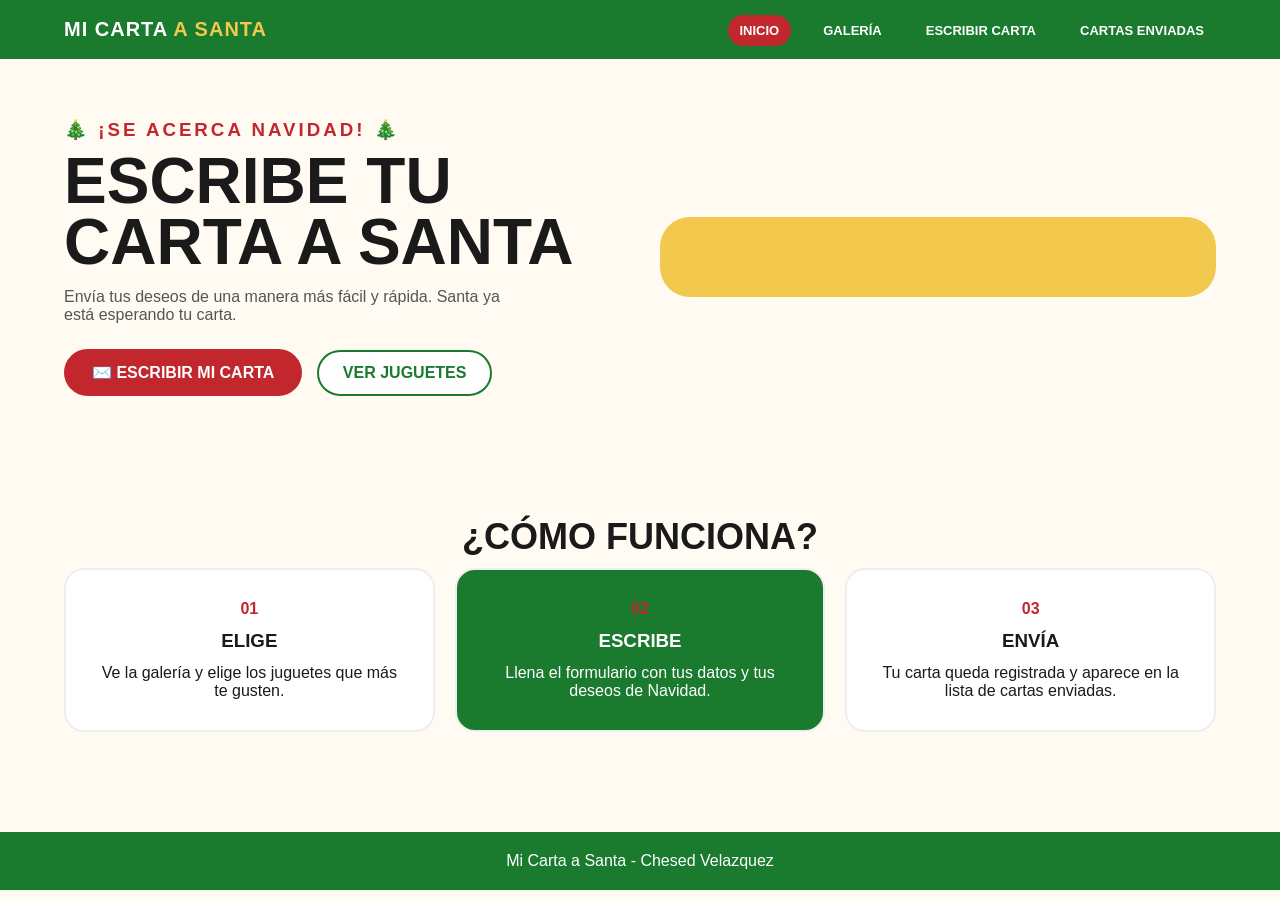
<file: index.html>
<!DOCTYPE html>
<html lang="es">
<head>
    <meta charset="UTF-8">
    <meta name="viewport" content="width=device-width, initial-scale=1.0">
    <title>Mi Carta a Santa </title>
    <link rel="stylesheet" href="style.css">
</head>
<body>
<header>
    <nav class="navbar">
        <div class="logo"> MI CARTA <span>A SANTA</span></div>
        <ul class="nav-links">
            <li><a href="index.html" class="active">INICIO</a></li>
            <li><a href="galeria.html">GALERÍA</a></li>
            <li><a href="carta.html">ESCRIBIR CARTA</a></li>
            <li><a href="lista.php">CARTAS ENVIADAS</a></li>
        </ul>
    </nav>
</header>

<section class="hero">
    <div class="hero-text">
        <h3>🎄 ¡SE ACERCA NAVIDAD! 🎄</h3>
        <h1>ESCRIBE TU<br>CARTA A SANTA</h1>
        <p>Envía tus deseos de una manera más fácil y rápida. Santa ya está esperando tu carta.</p>
        <a href="carta.html" class="btn-main">✉️ ESCRIBIR MI CARTA</a>
        <a href="galeria.html" class="btn-sec">VER JUGUETES</a>
    </div>
    <div class="hero-img"></div>
</section>

<section class="section">
    <h2 class="title-center">¿CÓMO FUNCIONA?</h2>
    <div class="cards">
        <div class="card"><span>01</span><h3>ELIGE</h3><p>Ve la galería y elige los juguetes que más te gusten.</p></div>
        <div class="card active"><span>02</span><h3>ESCRIBE</h3><p>Llena el formulario con tus datos y tus deseos de Navidad.</p></div>
        <div class="card"><span>03</span><h3>ENVÍA</h3><p>Tu carta queda registrada y aparece en la lista de cartas enviadas.</p></div>
    </div>
</section>

<footer><p> Mi Carta a Santa - Chesed Velazquez</p></footer>
</body>
</html>
</file>
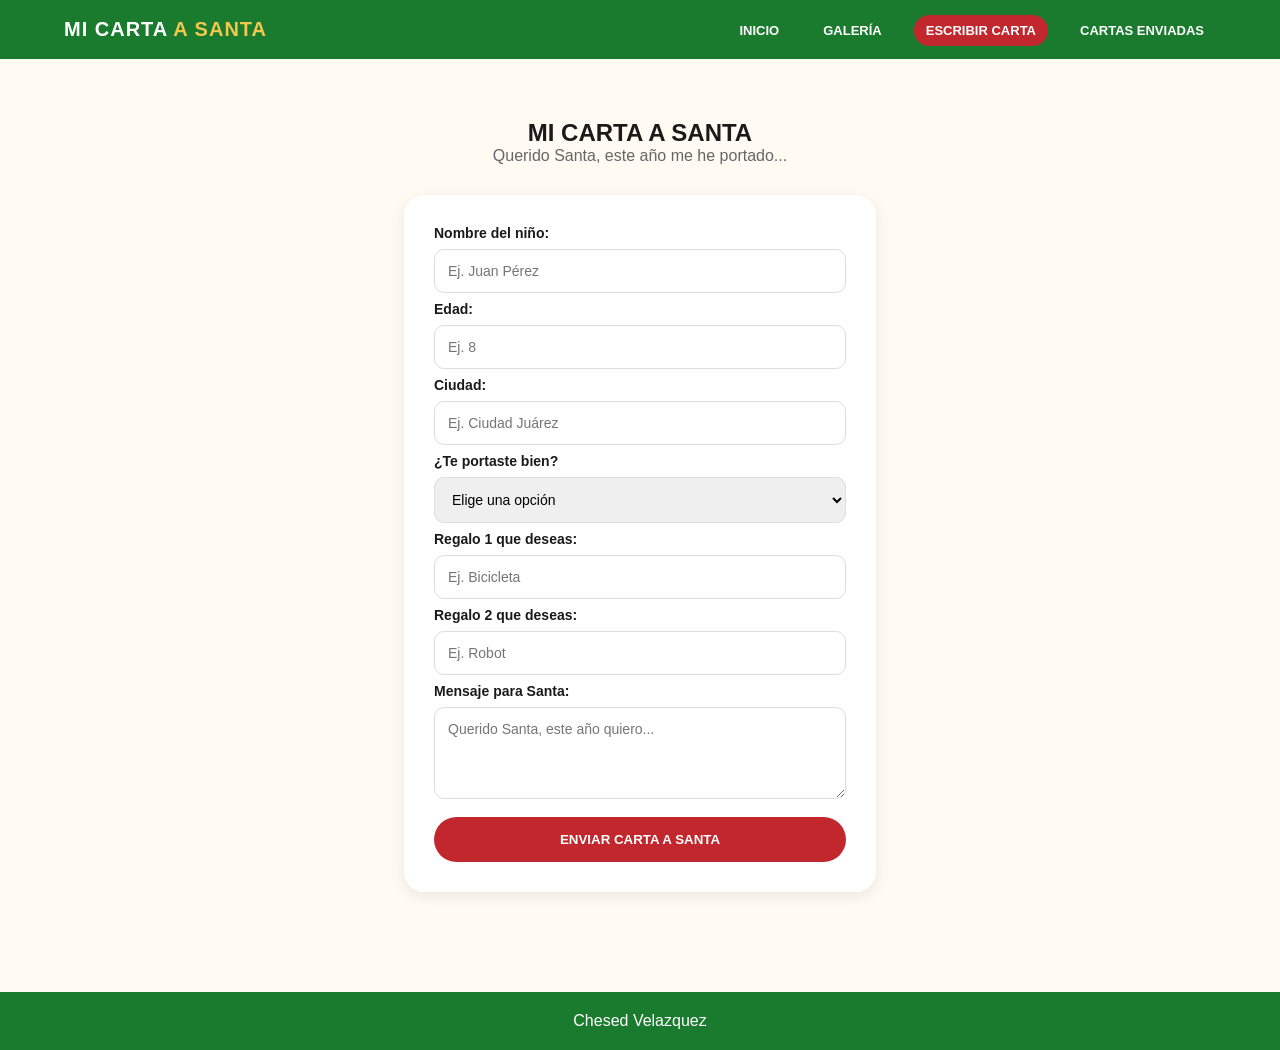
<file: carta.html>
<!DOCTYPE html>
<html lang="es">
<head>
    <meta charset="UTF-8">
    <title>Escribir Carta | Mi Carta a Santa</title>
    <link rel="stylesheet" href="style.css">
</head>
<body>
<header>
    <nav class="navbar">
        <div class="logo"> MI CARTA <span>A SANTA</span></div>
        <ul class="nav-links">
            <li><a href="index.html">INICIO</a></li>
            <li><a href="galeria.html">GALERÍA</a></li>
            <li><a href="carta.html" class="active">ESCRIBIR CARTA</a></li>
            <li><a href="lista.php">CARTAS ENVIADAS</a></li>
        </ul>
    </nav>
</header>

<section class="section form-section">
    <h2> MI CARTA A SANTA </h2>
    <p class="subtitle">Querido Santa, este año me he portado...</p>
    <form action="guardar.php" method="POST">
        <label>Nombre del niño:</label>
        <input type="text" name="nombre" placeholder="Ej. Juan Pérez" required>
        <label>Edad:</label>
        <input type="number" name="edad" min="1" max="15" placeholder="Ej. 8" required>
        <label>Ciudad:</label>
        <input type="text" name="ciudad" placeholder="Ej. Ciudad Juárez" required>
        <label>¿Te portaste bien?</label>
        <select name="comportamiento" required>
            <option value="">Elige una opción</option>
            <option value="Muy bien">Muy bien </option>
            <option value="Bien">Bien </option>
            <option value="Más o menos">Más o menos </option>
        </select>
        <label>Regalo 1 que deseas:</label>
        <input type="text" name="regalo1" placeholder="Ej. Bicicleta" required>
        <label>Regalo 2 que deseas:</label>
        <input type="text" name="regalo2" placeholder="Ej. Robot">
        <label>Mensaje para Santa:</label>
        <textarea name="mensaje" rows="4" placeholder="Querido Santa, este año quiero..."></textarea>
        <button type="submit"> ENVIAR CARTA A SANTA </button>
    </form>
</section>
<footer><p>Chesed Velazquez</p></footer>
</body>
</html>
</file>
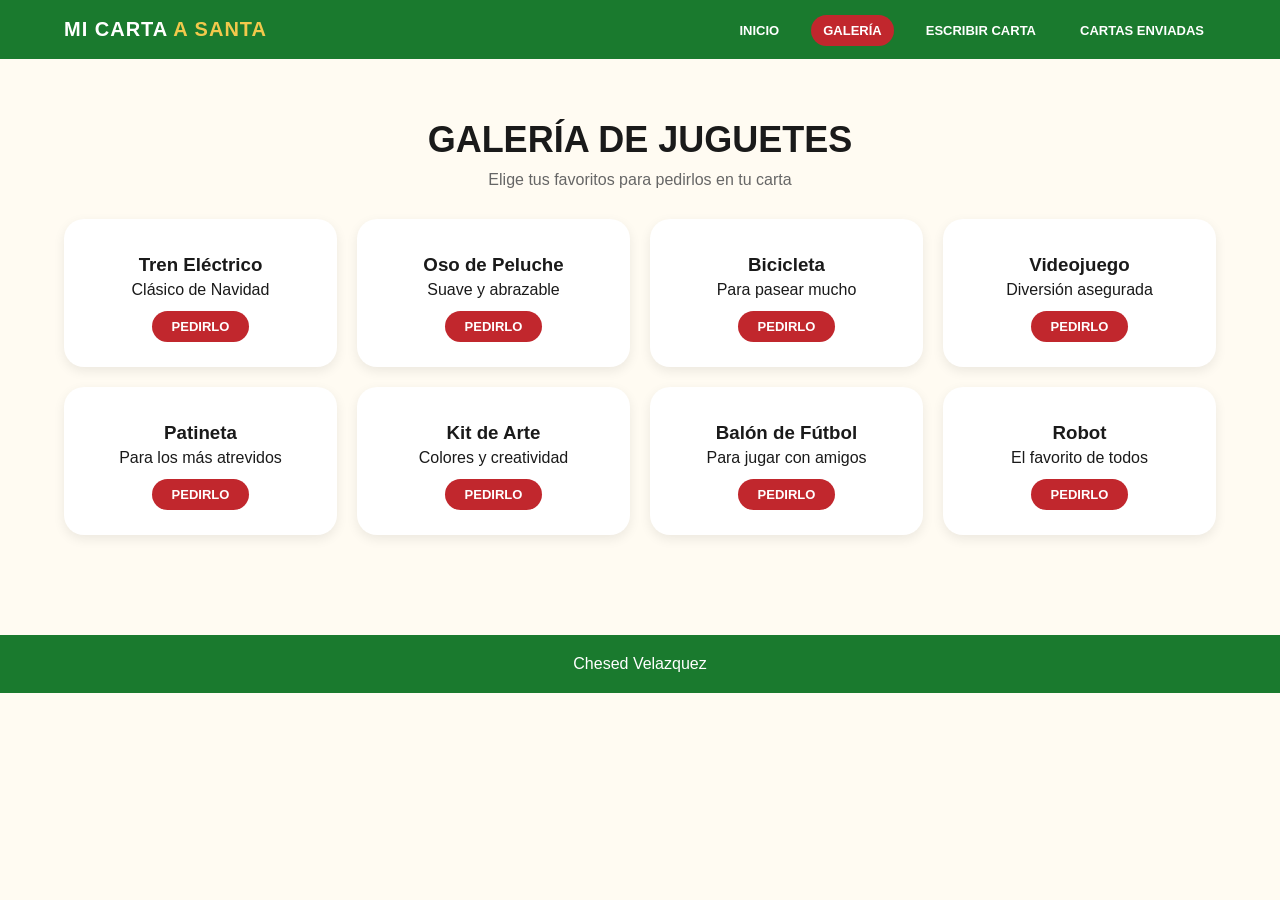
<file: galeria.html>
<!DOCTYPE html>
<html lang="es">
<head>
    <meta charset="UTF-8">
    <title>Galería de Juguetes | Mi Carta a Santa</title>
    <link rel="stylesheet" href="style.css">
</head>
<body>
<header>
    <nav class="navbar">
        <div class="logo"> MI CARTA <span>A SANTA</span></div>
        <ul class="nav-links">
            <li><a href="index.html">INICIO</a></li>
            <li><a href="galeria.html" class="active">GALERÍA</a></li>
            <li><a href="carta.html">ESCRIBIR CARTA</a></li>
            <li><a href="lista.php">CARTAS ENVIADAS</a></li>
        </ul>
    </nav>
</header>

<section class="section">
    <h2 class="title-center"> GALERÍA DE JUGUETES </h2>
    <p class="subtitle">Elige tus favoritos para pedirlos en tu carta</p>
    <div class="galeria">
        <div class="juguete"><div class="emoji"></div><h3>Tren Eléctrico</h3><p>Clásico de Navidad</p><a href="carta.html" class="btn-mini">PEDIRLO</a></div>
        <div class="juguete"><div class="emoji"></div><h3>Oso de Peluche</h3><p>Suave y abrazable</p><a href="carta.html" class="btn-mini">PEDIRLO</a></div>
        <div class="juguete"><div class="emoji"></div><h3>Bicicleta</h3><p>Para pasear mucho</p><a href="carta.html" class="btn-mini">PEDIRLO</a></div>
        <div class="juguete"><div class="emoji"></div><h3>Videojuego</h3><p>Diversión asegurada</p><a href="carta.html" class="btn-mini">PEDIRLO</a></div>
        <div class="juguete"><div class="emoji"></div><h3>Patineta</h3><p>Para los más atrevidos</p><a href="carta.html" class="btn-mini">PEDIRLO</a></div>
        <div class="juguete"><div class="emoji"></div><h3>Kit de Arte</h3><p>Colores y creatividad</p><a href="carta.html" class="btn-mini">PEDIRLO</a></div>
        <div class="juguete"><div class="emoji"></div><h3>Balón de Fútbol</h3><p>Para jugar con amigos</p><a href="carta.html" class="btn-mini">PEDIRLO</a></div>
        <div class="juguete"><div class="emoji"></div><h3>Robot</h3><p>El favorito de todos</p><a href="carta.html" class="btn-mini">PEDIRLO</a></div>
    </div>
</section>
<footer><p> Chesed Velazquez</p></footer>
</body>
</html>
</file>
<file: style.css>
:root{
    --rojo:#C1272D; --verde:#1A7A2E; --dorado:#F2C94C;
    --fondo:#FFFBF2; --oscuro:#1A1A1A;
}
*{margin:0;padding:0;box-sizing:border-box;font-family:Arial, sans-serif}
body{background:var(--fondo);color:var(--oscuro)}
.navbar{display:flex;justify-content:space-between;align-items:center;padding:18px 5%;background:var(--verde);position:sticky;top:0;z-index:100}
.logo{color:white;font-size:20px;font-weight:900;letter-spacing:1px}
.logo span{color:var(--dorado)}
.nav-links{display:flex;list-style:none;gap:20px}
.nav-links a{color:white;text-decoration:none;font-size:13px;font-weight:700;padding:8px 12px;border-radius:20px}
.nav-links a:hover,.nav-links a.active{background:var(--rojo)}
.hero{display:flex;align-items:center;padding:60px 5%;gap:40px}
.hero-text{flex:1}
.hero-text h3{color:var(--rojo);letter-spacing:3px;margin-bottom:10px}
.hero-text h1{font-size:64px;line-height:.95;margin-bottom:15px}
.hero-text p{font-size:16px;color:#555;margin-bottom:25px;max-width:450px}
.btn-main{background:var(--rojo);color:white;padding:14px 28px;text-decoration:none;border-radius:30px;font-weight:800;display:inline-block}
.btn-sec{background:white;color:var(--verde);border:2px solid var(--verde);padding:12px 24px;text-decoration:none;border-radius:30px;font-weight:800;display:inline-block;margin-left:10px}
.hero-img{flex:1;font-size:180px;text-align:center;background:var(--dorado);border-radius:30px;padding:40px 0}
.section{padding:60px 5%}
.title-center{text-align:center;font-size:36px;margin-bottom:10px}
.subtitle{text-align:center;color:#666;margin-bottom:30px}
.cards{display:flex;gap:20px}
.card{flex:1;background:white;border:2px solid #eee;padding:30px;border-radius:20px;text-align:center}
.card span{color:var(--rojo);font-weight:900}
.card h3{margin:12px 0}
.card.active{background:var(--verde);color:white}
.galeria{display:grid;grid-template-columns:repeat(4,1fr);gap:20px}
.juguete{background:white;border-radius:20px;padding:25px;text-align:center;box-shadow:0 4px 12px rgba(0,0,0,.08)}
.juguete .emoji{font-size:60px}
.juguete h3{margin:10px 0 5px}
.btn-mini{display:inline-block;margin-top:12px;background:var(--rojo);color:white;padding:8px 20px;border-radius:20px;text-decoration:none;font-size:13px;font-weight:700}
.form-section{max-width:600px;margin:0 auto;text-align:center}
form{display:flex;flex-direction:column;gap:8px;margin-top:25px;text-align:left;background:white;padding:30px;border-radius:20px;box-shadow:0 4px 15px rgba(0,0,0,.08)}
label{font-weight:700;font-size:14px}
input,select,textarea{padding:13px;border:1px solid #ddd;border-radius:10px;font-size:14px;width:100%}
form button{background:var(--rojo);color:white;border:none;padding:15px;border-radius:30px;font-weight:900;cursor:pointer;margin-top:10px}
form button:hover{background:var(--verde)}

.tabla-wrap{overflow-x:auto;background:white;border-radius:20px;padding:20px}
table{width:100%;border-collapse:collapse}
th{background:var(--verde);color:white;padding:12px}
td{padding:12px;border-bottom:1px solid #eee;text-align:center}
footer{background:var(--verde);color:white;text-align:center;padding:20px;margin-top:40px}
@media(max-width:700px){.hero,.cards,.galeria{flex-direction:column;grid-template-columns:1fr 1fr}.hero-text h1{font-size:42px}.nav-links{display:none}}
</file>
